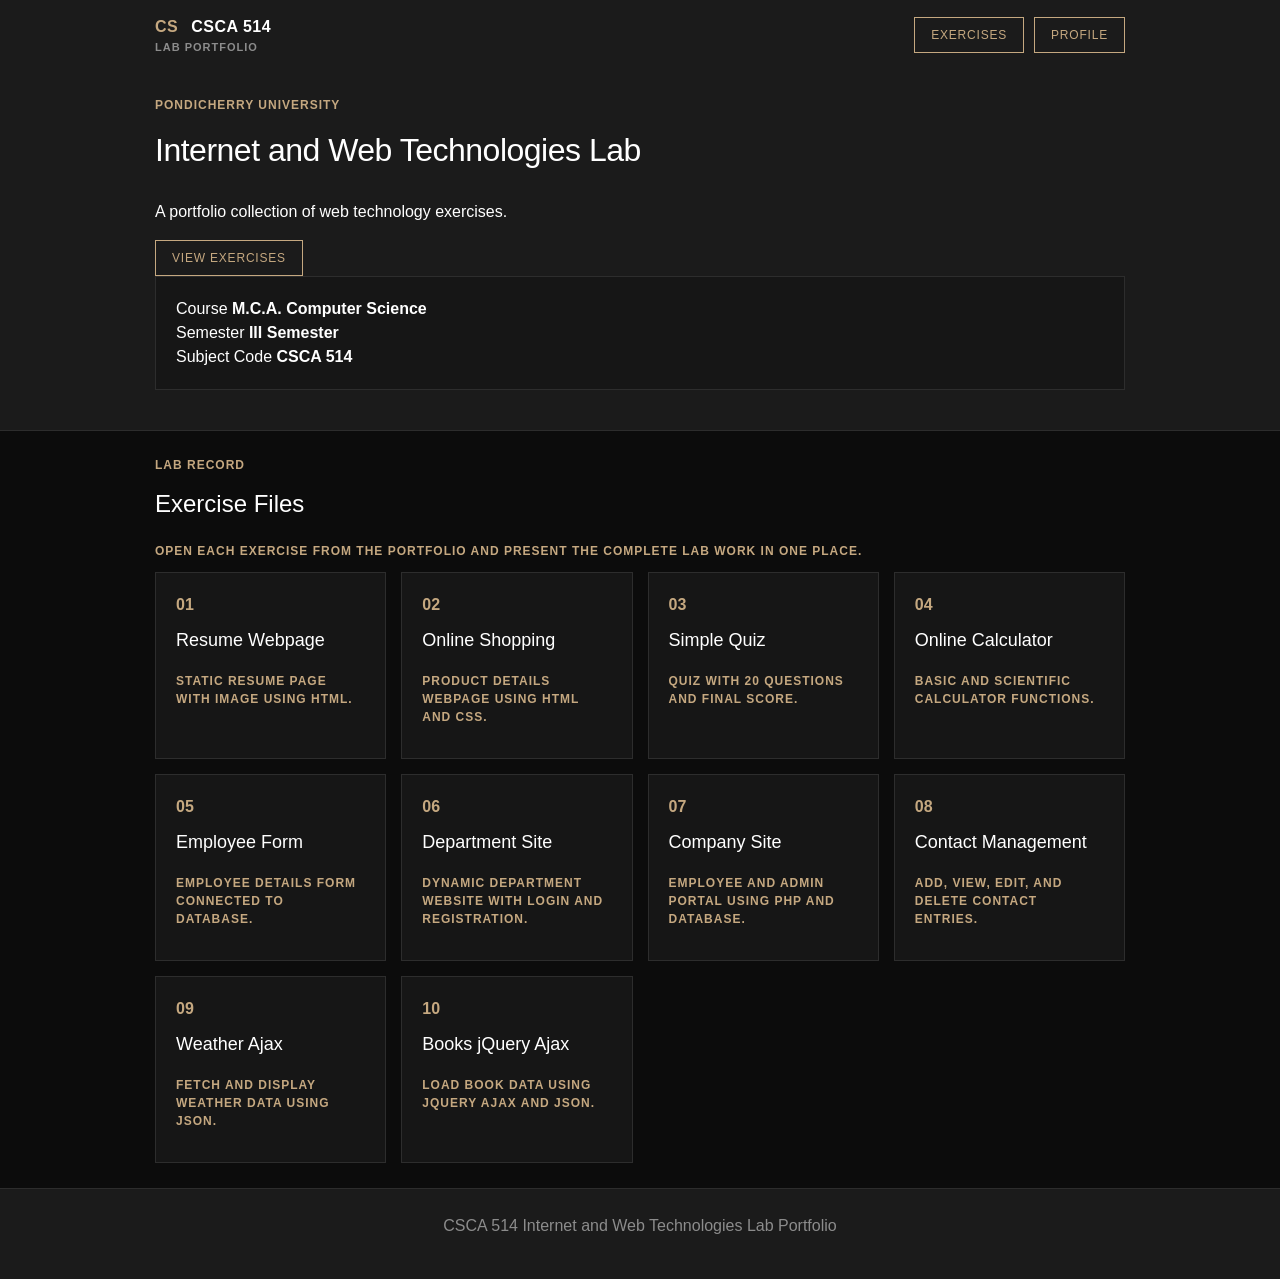
<file: index.html>
<!DOCTYPE html>
<html lang="en">

<head>
  <meta charset="UTF-8">
  <meta name="viewport" content="width=device-width, initial-scale=1.0">
  <title>Internet and Web Technologies Lab Portfolio</title>
  <link rel="stylesheet" href="assets/css/style.css">
</head>

<body>
  <header class="site-header">
    <nav class="top-nav" aria-label="Main navigation">
      <a class="brand" href="index.html">
        <span class="brand-mark">CS</span>
        <span>
          <strong>CSCA 514</strong>
          <small>Lab Portfolio</small>
        </span>
      </a>
      <div class="nav-actions">
        <a href="#exercises">Exercises</a>
        <a href="#profile">Profile</a>
      </div>
    </nav>

    <section class="hero" id="profile">
      <div class="hero-copy">
        <p class="eyebrow">Pondicherry University</p>
        <h1>Internet and Web Technologies Lab</h1>
        <p>
          A portfolio collection of web technology exercises.
        </p>
        <a class="primary-button" href="#exercises">View Exercises</a>
      </div>
      <div class="hero-panel" aria-label="Student details">
        <div>
          <span>Course</span>
          <strong>M.C.A. Computer Science</strong>
        </div>
        <div>
          <span>Semester</span>
          <strong>III Semester</strong>
        </div>
        <div>
          <span>Subject Code</span>
          <strong>CSCA 514</strong>
        </div>
      </div>
    </section>
  </header>

  <main>
    <section class="section-heading" id="exercises">
      <p class="eyebrow">Lab Record</p>
      <h2>Exercise Files</h2>
      <p>Open each exercise from the portfolio and present the complete lab work in one place.</p>
    </section>


    <section class="exercise-grid" aria-label="Exercise list">
      <a class="exercise-card" href="exercises/01-resume/index.html">
        <span class="exercise-icon">01</span>
        <h3>Resume Webpage</h3>
        <p>Static resume page with image using HTML.</p>
      </a>

      <a class="exercise-card" href="exercises/02-shopping/index.html">
        <span class="exercise-icon">02</span>
        <h3>Online Shopping</h3>
        <p>Product details webpage using HTML and CSS.</p>
      </a>

      <a class="exercise-card" href="exercises/03-quiz/index.html">
        <span class="exercise-icon">03</span>
        <h3>Simple Quiz</h3>
        <p>Quiz with 20 questions and final score.</p>
      </a>

      <a class="exercise-card" href="exercises/04-calculator/index.html">
        <span class="exercise-icon">04</span>
        <h3>Online Calculator</h3>
        <p>Basic and scientific calculator functions.</p>
      </a>

      <a class="exercise-card" href="https://pratyush-portfolio.infinityfreeapp.com/exercises/05-employee-form/index.php">
        <!-- This is commented as githu can't open php files from its localhoast so the following link will direct it to InfinityFree-->
        <!--<a class="exercise-card" href="http://pratyush-portfolio.infinityfreeapp.com/exercises/05-employee-form/index.php" target="_blank">-->
        <span class="exercise-icon">05</span>
        <h3>Employee Form</h3>
        <p>Employee details form connected to database.</p>
      </a>

      <a class="exercise-card" href="https://pratyush-portfolio.infinityfreeapp.com/exercises/06-department-site/index.php">
        <!-- This is commented as githu can't open php files from its localhoast so the following link will direct it to InfinityFree-->
        <!--<a class="exercise-card" href="http://pratyush-portfolio.infinityfreeapp.com/exercises/06-department-site/index.php" target="_blank">-->
        <span class="exercise-icon">06</span>
        <h3>Department Site</h3>
        <p>Dynamic department website with login and registration.</p>
      </a>

      <a class="exercise-card" href="https://pratyush-portfolio.infinityfreeapp.com/exercises/07-company-site/index.php">
        <span class="exercise-icon">07</span>
        <h3>Company Site</h3>
        <p>Employee and admin portal using PHP and database.</p>
      </a>

      <a class="exercise-card" href="https://pratyush-portfolio.infinityfreeapp.com/exercises/08-contact-management/index.php">
        <span class="exercise-icon">08</span>
        <h3>Contact Management</h3>
        <p>Add, view, edit, and delete contact entries.</p>
      </a>

      <a class="exercise-card" href="exercises/09-weather-ajax/index.html">
        <span class="exercise-icon">09</span>
        <h3>Weather Ajax</h3>
        <p>Fetch and display weather data using JSON.</p>
      </a>

      <a class="exercise-card" href="exercises/10-books-jquery/index.html">
        <span class="exercise-icon">10</span>
        <h3>Books jQuery Ajax</h3>
        <p>Load book data using jQuery Ajax and JSON.</p>
      </a>
    </section>
  </main>

  <footer class="site-footer">
    <p>CSCA 514 Internet and Web Technologies Lab Portfolio</p>
  </footer>

  <script src="assets/js/main.js"></script>
</body>

</html>
</file>
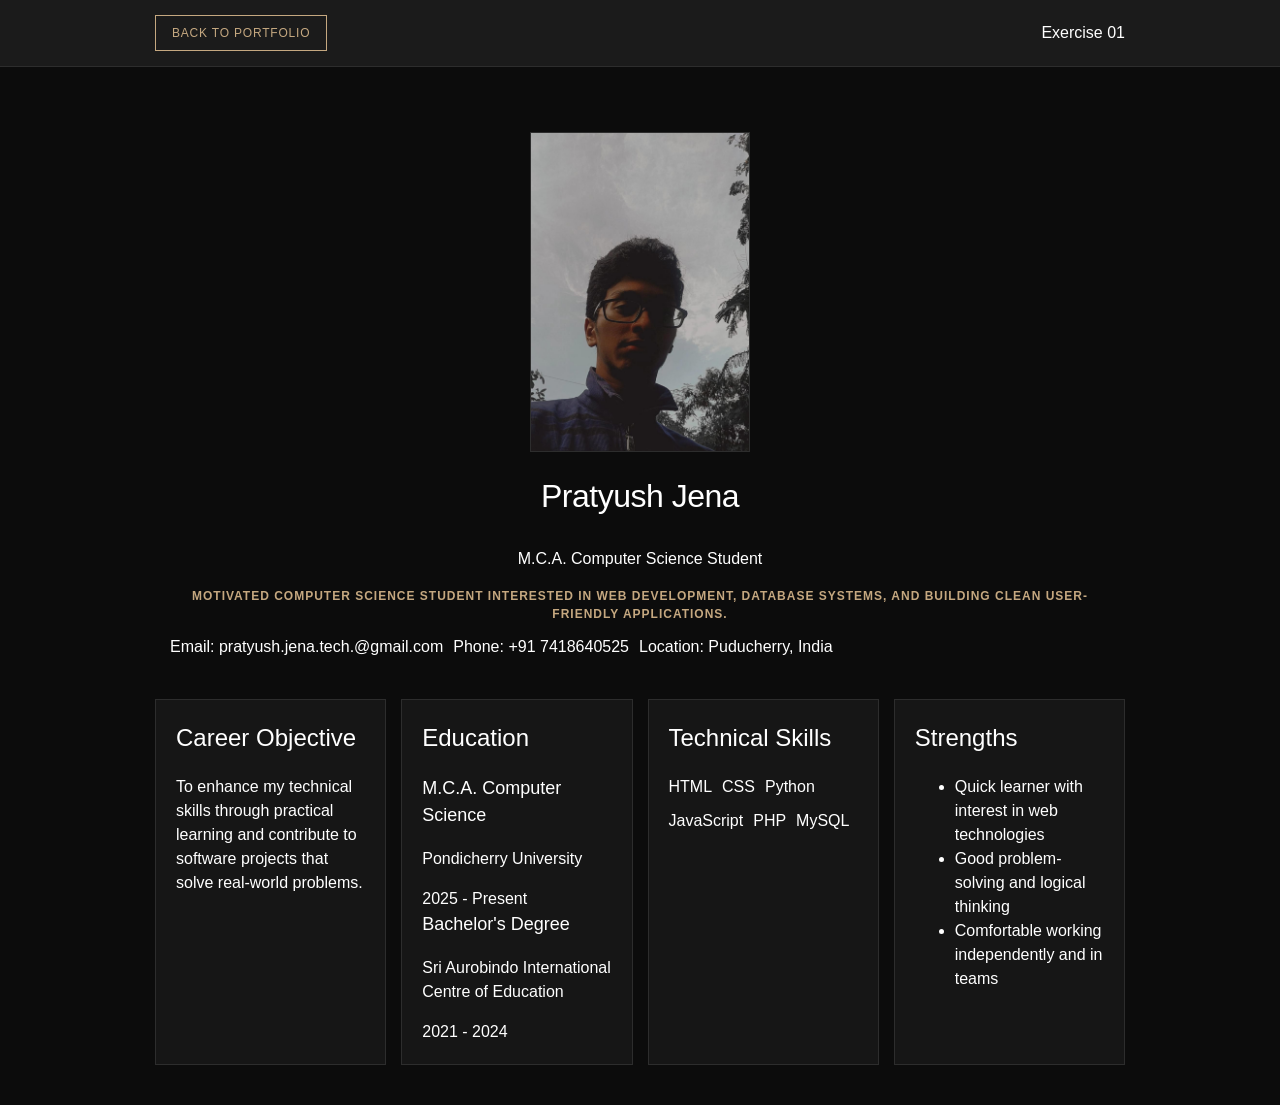
<file: exercises/01-resume/index.html>
<!DOCTYPE html>
<html lang="en">

<head>
  <meta charset="UTF-8">
  <meta name="viewport" content="width=device-width, initial-scale=1.0">
  <title>Exercise 01 - Resume Webpage</title>
  <link rel="stylesheet" href="../../assets/css/style.css">
</head>

<body>
  <header class="resume-header">
    <nav class="resume-nav">
      <a class="back-link" href="../../index.html">Back to portfolio</a>
      <span>Exercise 01</span>
    </nav>
  </header>

  <main class="resume-page">
    <section class="resume-hero">
      <div class="resume-photo">
        <img src="resume.jpg" alt="Dummy profile image">
      </div>
      <div>
        <h1>Pratyush Jena</h1>
        <p class="resume-role">M.C.A. Computer Science Student</p>
        <p class="resume-summary">
          Motivated computer science student interested in web development,
          database systems, and building clean user-friendly applications.
        </p>
        <div class="resume-contact">
          <span>Email: pratyush.jena.tech.@gmail.com</span>
          <span>Phone: +91 7418640525</span>
          <span>Location: Puducherry, India</span>
        </div>
      </div>
    </section>

    <section class="resume-grid">
      <article class="resume-section">
        <h2>Career Objective</h2>
        <p>
          To enhance my technical skills through practical learning and contribute
          to software projects that solve real-world problems.
        </p>
      </article>

      <article class="resume-section">
        <h2>Education</h2>
        <div class="timeline-item">
          <h3>M.C.A. Computer Science</h3>
          <p>Pondicherry University</p>
          <span>2025 - Present</span>
        </div>
        <div class="timeline-item">
          <h3>Bachelor's Degree</h3>
          <p>Sri Aurobindo International Centre of Education</p>
          <span>2021 - 2024</span>
        </div>
      </article>

      <article class="resume-section">
        <h2>Technical Skills</h2>
        <div class="skill-list">
          <span>HTML</span>
          <span>CSS</span>
          <span>Python</span>
          <span>JavaScript</span>
          <span>PHP</span>
          <span>MySQL</span>
        </div>
      </article>

      <article class="resume-section">
        <h2>Strengths</h2>
        <ul>
          <li>Quick learner with interest in web technologies</li>
          <li>Good problem-solving and logical thinking</li>
          <li>Comfortable working independently and in teams</li>
        </ul>
      </article>
    </section>
  </main>
</body>

</html>
</file>
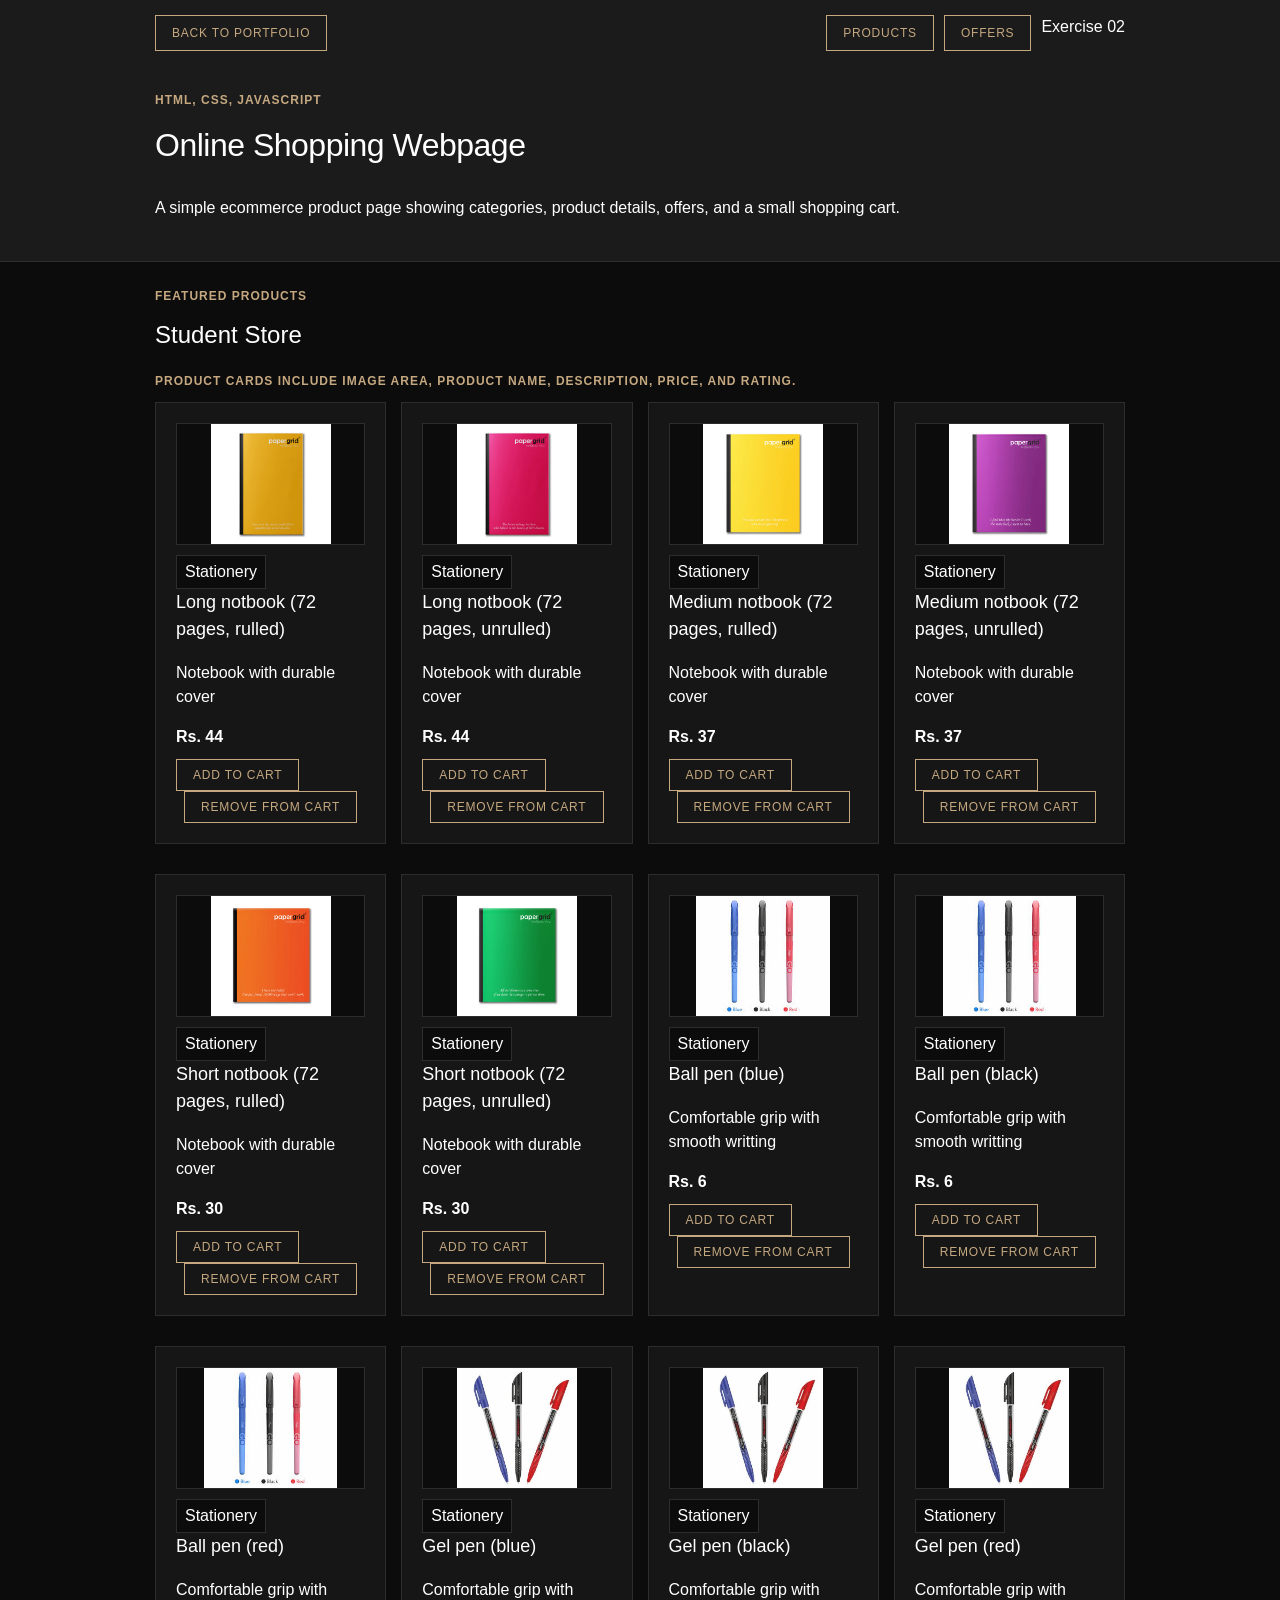
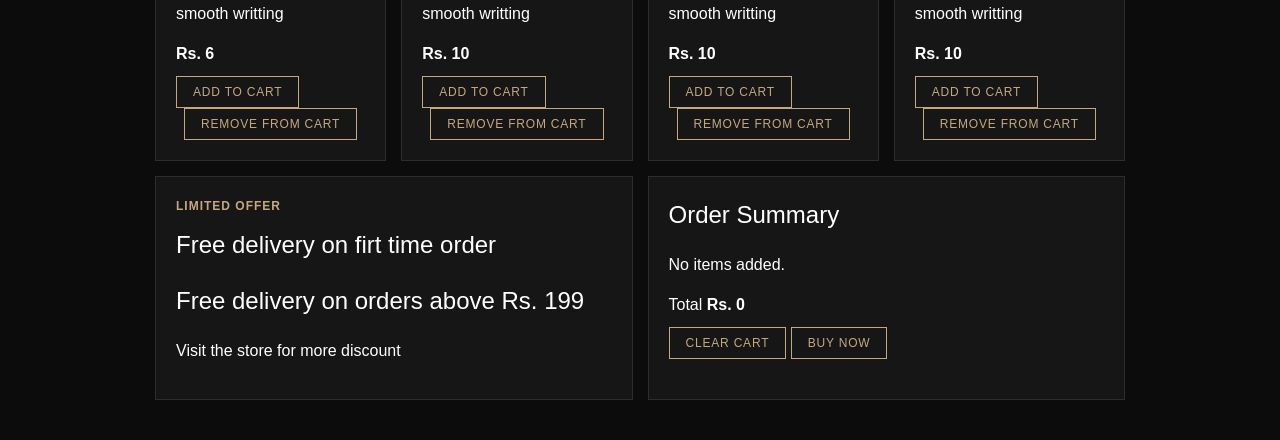
<file: exercises/02-shopping/index.html>
<!DOCTYPE html>
<html lang="en">
<head>
  <meta charset="UTF-8">
  <meta name="viewport" content="width=device-width, initial-scale=1.0">
  <title>Exercise 02 - Online Shopping</title>
  <link rel="stylesheet" href="../../assets/css/style.css">
</head>
<body>
  <header class="shop-header">
    <nav class="shop-nav">
      <a class="back-link" href="../../index.html">Back to portfolio</a>
      <div class="nav-actions">
        <div class="shop-links">
          <a href="#products">Products</a>
          <a href="#offers">Offers</a>
        </div>
        <span>Exercise 02</span>
      </div>
    </nav>

    <section class="shop-hero">
      <div>
        <p class="eyebrow">HTML, CSS, JavaScript</p>
        <h1>Online Shopping Webpage</h1>
        <p>
          A simple ecommerce product page showing categories, product details,
          offers, and a small shopping cart.
        </p>
      </div>
    </section>
  </header>

  <main class="shop-page">

    <section class="section-heading" id="products">
      <p class="eyebrow">Featured Products</p>
      <h2>Student Store</h2>
      <p>Product cards include image area, product name, description, price, and rating.</p>
    </section>

    
    <section class="product-grid">


      <article class="product-card">
        <div class="product-image"><img src="images/ln0.jpg.webp" alt="Notebook"></div>
        <div class="product-content">
          <span class="product-tag">Stationery</span>
          <h3>Long notbook (72 pages, rulled)</h3>
          <p>Notebook with durable cover</p>
          <div class="product-meta">
            <strong>Rs. 44</strong>
          </div>
          <button class="cart-button" type="button" data-name="Long notebook (72 pages, ruled)" data-price="44">Add to Cart</button>
        </div>
      </article>

      <article class="product-card">
        <div class="product-image"><img src="images/ln1.jpg.webp" alt="Notebook"></div>
        <div class="product-content">
          <span class="product-tag">Stationery</span>
          <h3>Long notbook (72 pages, unrulled)</h3>
          <p>Notebook with durable cover</p>
          <div class="product-meta">
            <strong>Rs. 44</strong>
          </div>
          <button class="cart-button" type="button" data-name="Long notebook (72 pages, unruled)" data-price="44">Add to Cart</button>
        </div>
      </article>
  
      <article class="product-card">
        <div class="product-image"><img src="images/mn0.jpg.webp" alt="Notebook"></div>
        <div class="product-content">
          <span class="product-tag">Stationery</span>
          <h3>Medium notbook (72 pages, rulled)</h3>
          <p>Notebook with durable cover</p>
          <div class="product-meta">
            <strong>Rs. 37</strong>
          </div>
          <button class="cart-button" type="button" data-name="Medium notebook (72 pages, ruled)" data-price="37">Add to Cart</button>
        </div>
      </article>

      <article class="product-card">
        <div class="product-image"><img src="images/mn1.jpg.webp" alt="Notebook"></div>
        <div class="product-content">
          <span class="product-tag">Stationery</span>
          <h3>Medium notbook (72 pages, unrulled)</h3>
          <p>Notebook with durable cover</p>
          <div class="product-meta">
            <strong>Rs. 37</strong>
          </div>
          <button class="cart-button" type="button" data-name="Medium notebook (72 pages, unruled)" data-price="37">Add to Cart</button>
        </div>
      </article>

      <article class="product-card">
        <div class="product-image"><img src="images/sn0.jpg.webp" alt="Notebook"></div>
        <div class="product-content">
          <span class="product-tag">Stationery</span>
          <h3>Short notbook (72 pages, rulled)</h3>
          <p>Notebook with durable cover</p>
          <div class="product-meta">
            <strong>Rs. 30</strong>
          </div>
          <button class="cart-button" type="button" data-name="Short notebook (72 pages, ruled)" data-price="30">Add to Cart</button>
        </div>
      </article>

      <article class="product-card">
        <div class="product-image"><img src="images/sn1.jpg.webp" alt="Notebook"></div>
        <div class="product-content">
          <span class="product-tag">Stationery</span>
          <h3>Short notbook (72 pages, unrulled)</h3>
          <p>Notebook with durable cover</p>
          <div class="product-meta">
            <strong>Rs. 30</strong>
          </div>
          <button class="cart-button" type="button" data-name="Short notebook (72 pages, unruled)" data-price="30">Add to Cart</button>
        </div>
      </article>
  
      <article class="product-card">
        <div class="product-image"><img src="images/ballpen.jpeg" alt="Pen"></div>
        <div class="product-content">
          <span class="product-tag">Stationery</span>
          <h3>Ball pen (blue)</h3>
          <p>Comfortable grip with smooth writting</p>
          <div class="product-meta">
            <strong>Rs. 6</strong>
          </div>
          <button class="cart-button" type="button" data-name="Ball pen (blue)" data-price="6">Add to Cart</button>
        </div>
      </article>

      <article class="product-card">
        <div class="product-image"><img src="images/ballpen.jpeg" alt="Pen"></div>
        <div class="product-content">
          <span class="product-tag">Stationery</span>
          <h3>Ball pen (black)</h3>
          <p>Comfortable grip with smooth writting</p>
          <div class="product-meta">
            <strong>Rs. 6</strong>
          </div>
          <button class="cart-button" type="button" data-name="Ball pen (black)" data-price="6">Add to Cart</button>
        </div>
      </article>

      <article class="product-card">
        <div class="product-image"><img src="images/ballpen.jpeg" alt="Pen"></div>
        <div class="product-content">
          <span class="product-tag">Stationery</span>
          <h3>Ball pen (red)</h3>
          <p>Comfortable grip with smooth writting</p>
          <div class="product-meta">
            <strong>Rs. 6</strong>
          </div>
          <button class="cart-button" type="button" data-name="Ball pen (red)" data-price="6">Add to Cart</button>
        </div>
      </article>

      <article class="product-card">
        <div class="product-image"><img src="images/gellpen.jpeg" alt="Pen"></div>
        <div class="product-content">
          <span class="product-tag">Stationery</span>
          <h3>Gel pen (blue)</h3>
          <p>Comfortable grip with smooth writting</p>
          <div class="product-meta">
            <strong>Rs. 10</strong>
          </div>
          <button class="cart-button" type="button" data-name="Gel pen (blue)" data-price="10">Add to Cart</button>
        </div>
      </article>

      <article class="product-card">
        <div class="product-image"><img src="images/gellpen.jpeg" alt="Pen"></div>
        <div class="product-content">
          <span class="product-tag">Stationery</span>
          <h3>Gel pen (black)</h3>
          <p>Comfortable grip with smooth writting</p>
          <div class="product-meta">
            <strong>Rs. 10</strong>
          </div>
          <button class="cart-button" type="button" data-name="Gel pen (black)" data-price="10">Add to Cart</button>
        </div>
      </article>

      <article class="product-card">
        <div class="product-image"><img src="images/gellpen.jpeg" alt="Pen"></div>
        <div class="product-content">
          <span class="product-tag">Stationery</span>
          <h3>Gel pen (red)</h3>
          <p>Comfortable grip with smooth writting</p>
          <div class="product-meta">
            <strong>Rs. 10</strong>
          </div>
          <button class="cart-button" type="button" data-name="Gel pen (red)" data-price="10">Add to Cart</button>
        </div>
      </article>

    </section>

    <section class="shop-bottom" id="offers">
      <article class="offer-panel">
        <p class="eyebrow">Limited Offer</p>
        <h2>Free delivery on firt time order</h2>
        <h2>Free delivery on orders above Rs. 199</h2>
        <p>Visit the store for more discount</p>
      </article>

      <aside class="cart-panel" id="cart">
        <h2>Order Summary</h2>
        <div id="cartItems" class="cart-items">
          <p>No items added.</p>
        </div>
        <div class="cart-total">
          <span>Total</span>
          <strong id="cartTotal">Rs. 0</strong>
        </div>
        <button class="primary-button" type="button" id="clearCart">Clear Cart</button>
        <button class="primary-button buy-button" type="button" id="buyNow">Buy Now</button>
        <p class="order-message" id="orderMessage" aria-live="polite"></p>
      </aside>
    </section>
  </main>
  <script src="script.js"></script>
</body>
</html>
</file>
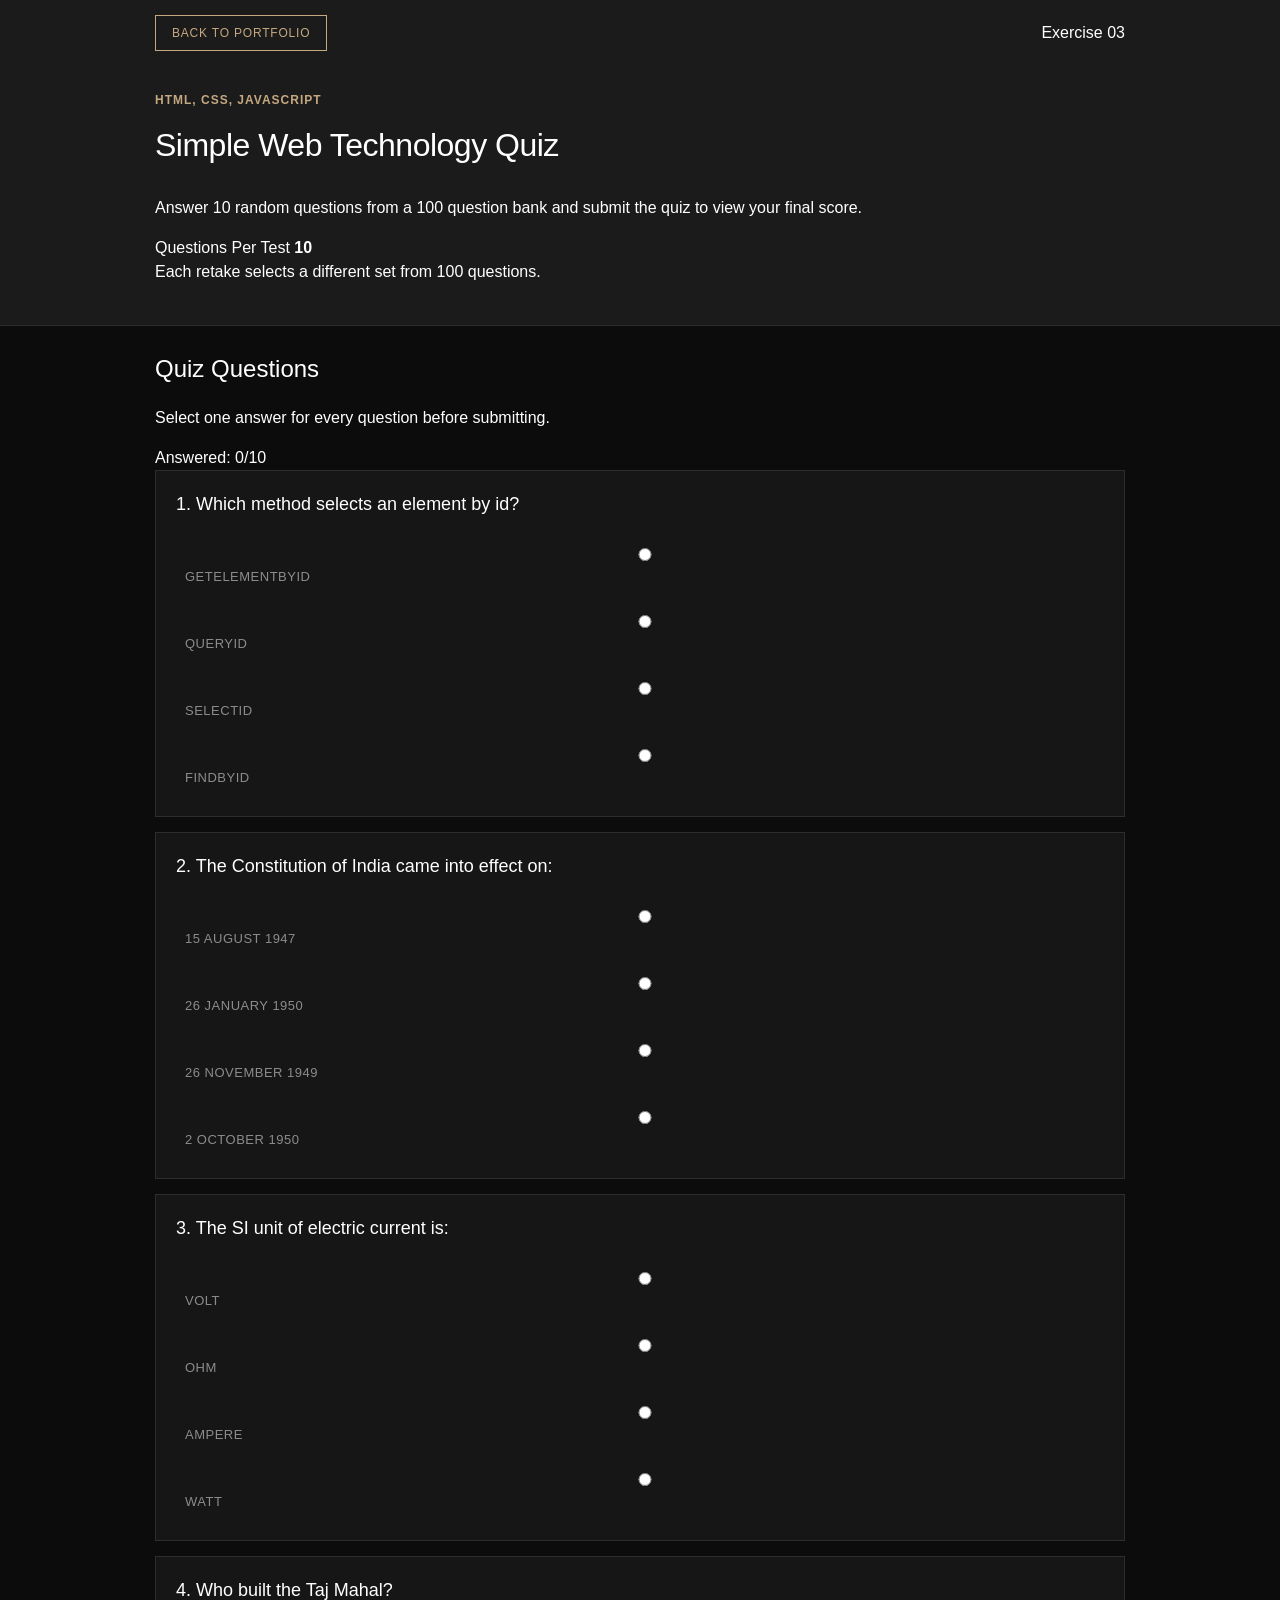
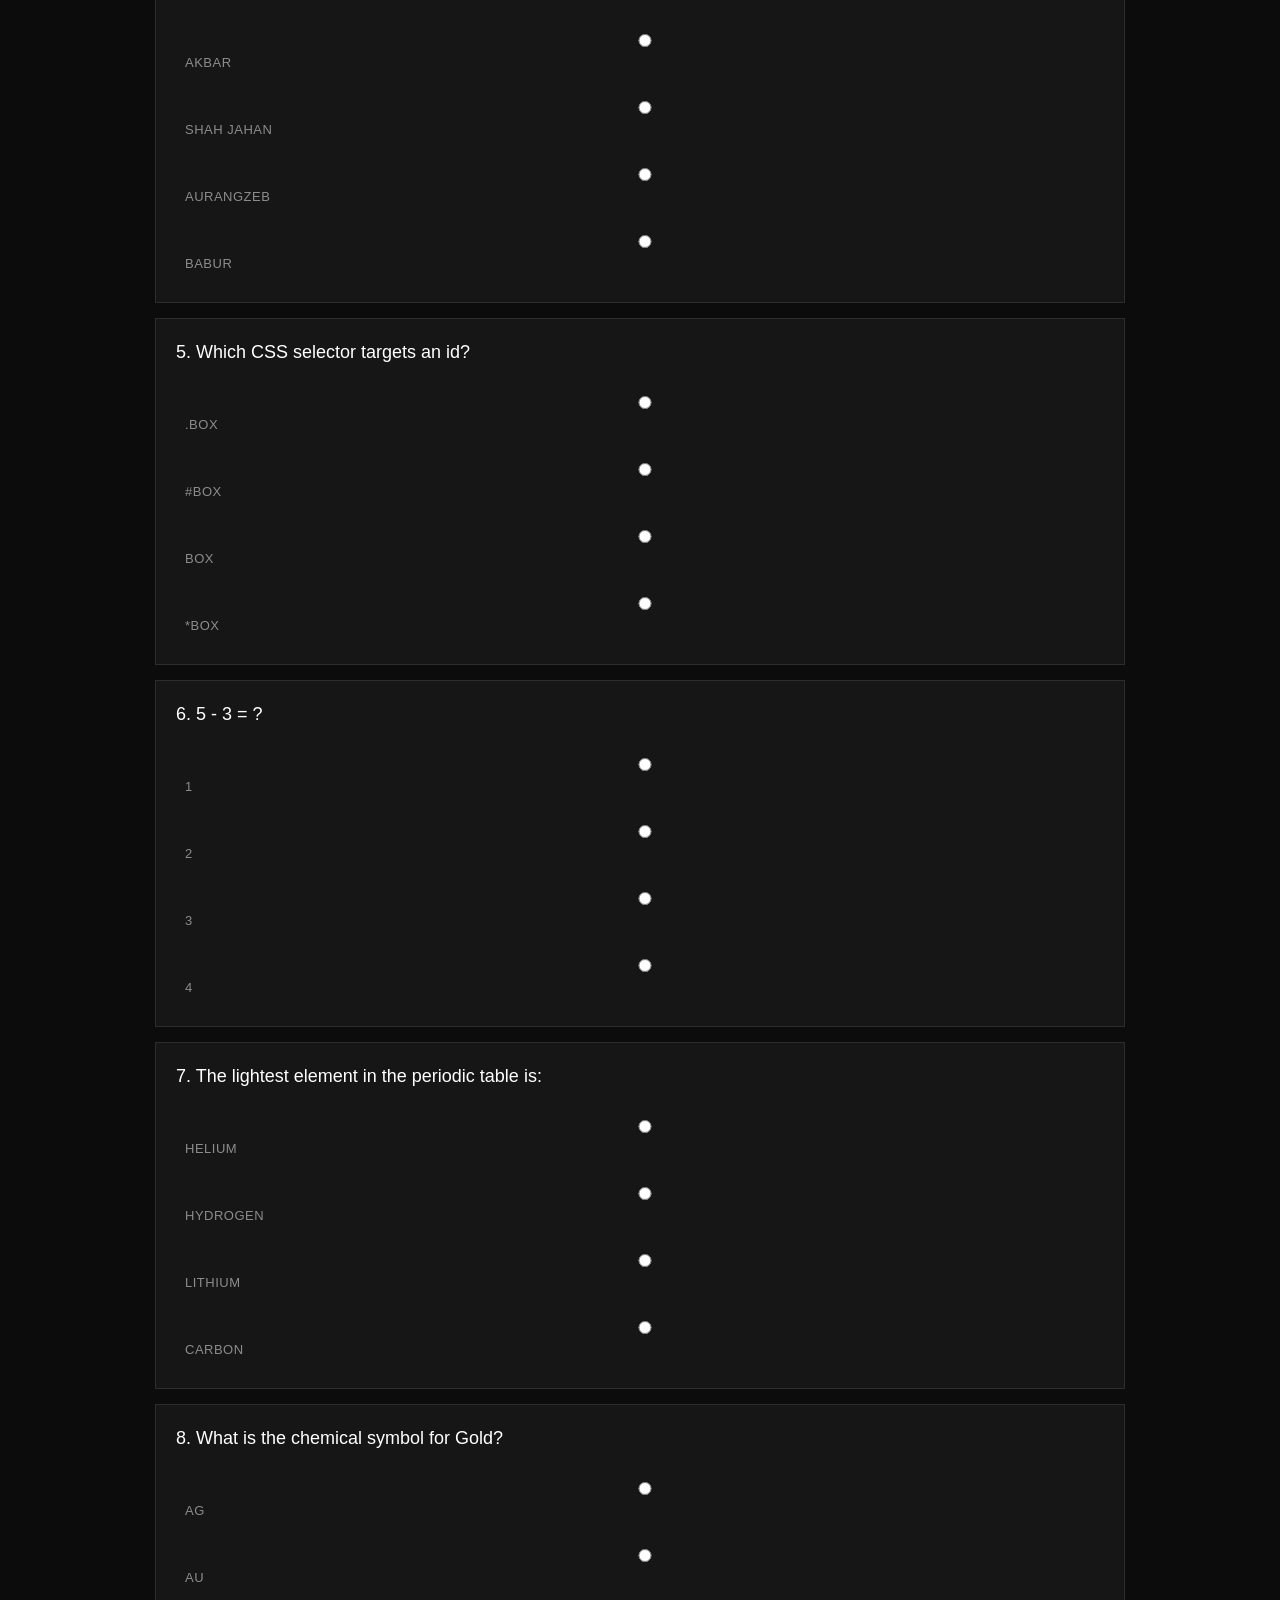
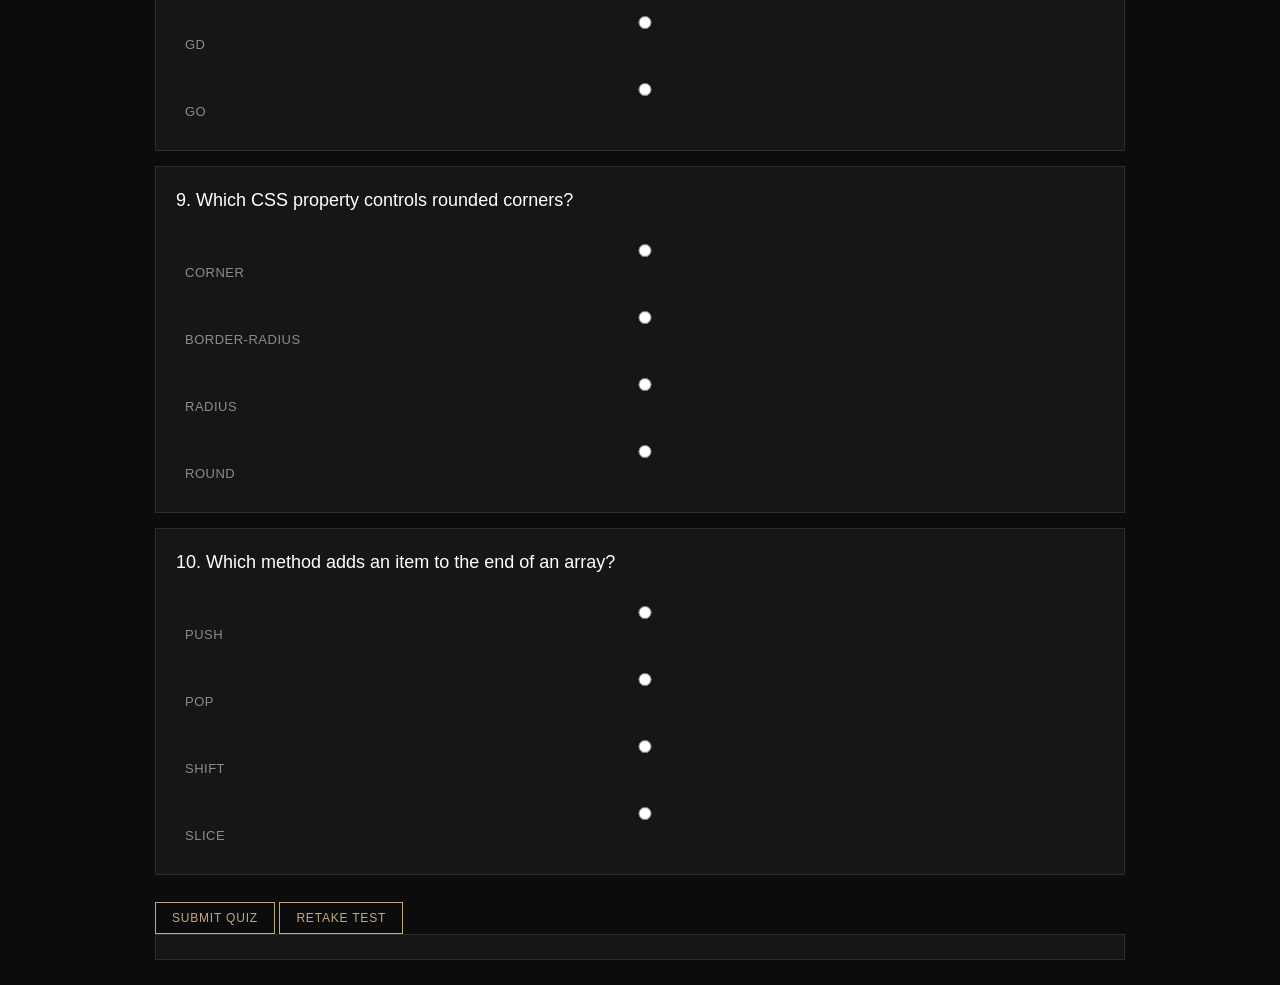
<file: exercises/03-quiz/index.html>
<!DOCTYPE html>
<html lang="en">
<head>
  <meta charset="UTF-8">
  <meta name="viewport" content="width=device-width, initial-scale=1.0">
  <title>Exercise 03 - Simple Quiz</title>
  <link rel="stylesheet" href="../../assets/css/style.css">
</head>
<body>
  <header class="quiz-header">
    <nav class="shop-nav">
      <a class="back-link" href="../../index.html">Back to portfolio</a>
      <span>Exercise 03</span>
    </nav>
    <section class="quiz-hero">
      <div>
        <p class="eyebrow">HTML, CSS, JavaScript</p>
        <h1>Simple Web Technology Quiz</h1>
        <p>Answer 10 random questions from a 100 question bank and submit the quiz to view your final score.</p>
      </div>
      <aside class="quiz-score-card">
        <span>Questions Per Test</span>
        <strong>10</strong>
        <p>Each retake selects a different set from 100 questions.</p>
      </aside>
    </section>
  </header>

  <main class="quiz-page">
    <section class="quiz-toolbar">
      <div>
        <h2>Quiz Questions</h2>
        <p>Select one answer for every question before submitting.</p>
      </div>
      <div class="quiz-progress" id="quizProgress">Answered: 0/10</div>
    </section>

    <form class="quiz-form" id="quizForm">
      <div class="quiz-list" id="quizList"></div>
      <section class="quiz-actions">
        <button class="cart-button" type="submit">Submit Quiz</button>
        <button class="secondary-button" type="button" id="resetQuiz">Retake Test</button>
      </section>
    </form>

    <section class="quiz-result" id="quizResult" aria-live="polite"></section>
  </main>
  <script src="script.js"></script>
</body>
</html>
</file>
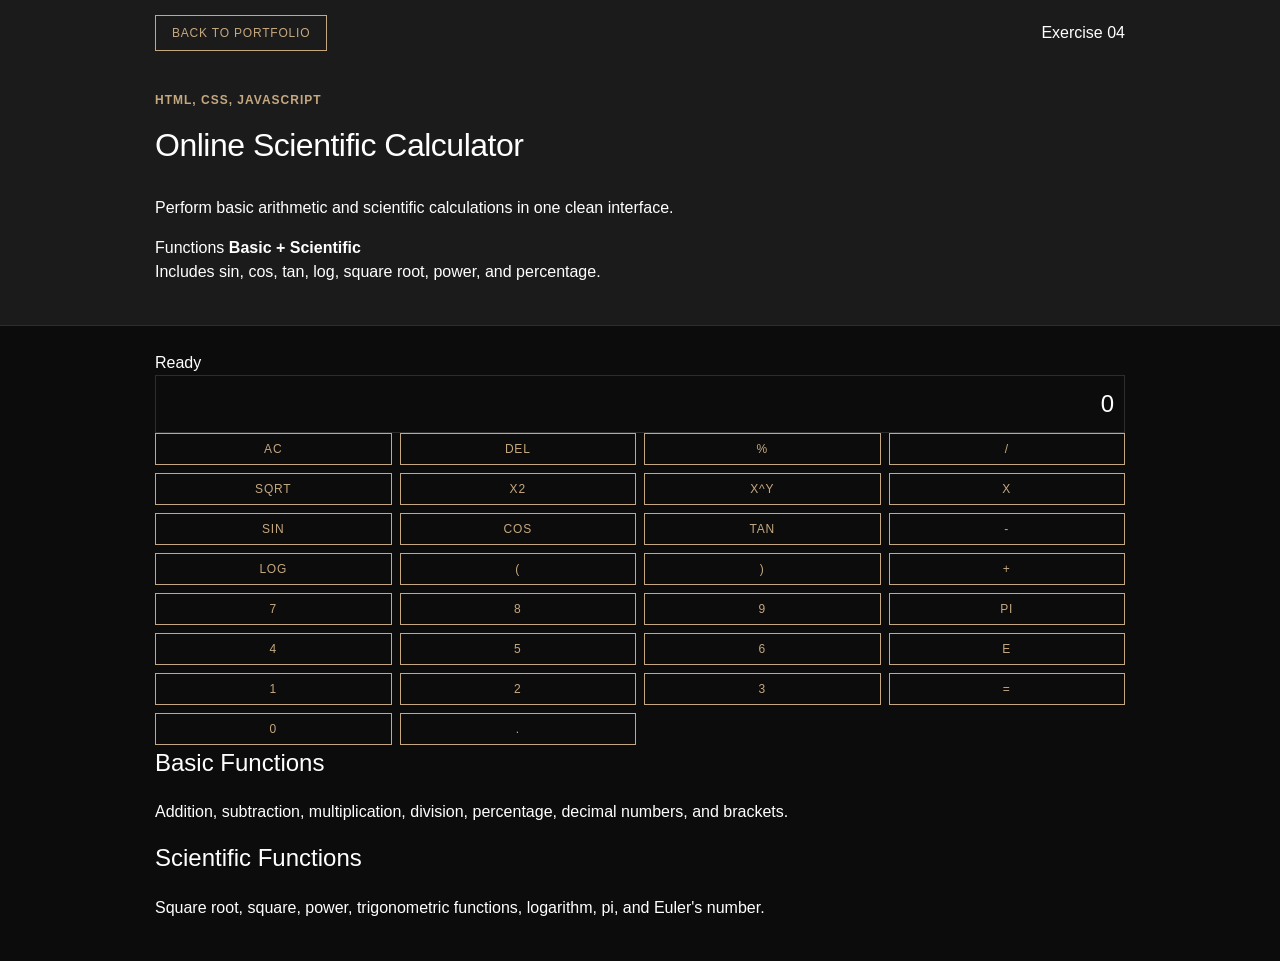
<file: exercises/04-calculator/index.html>
<!DOCTYPE html>
<html lang="en">
<head>
  <meta charset="UTF-8">
  <meta name="viewport" content="width=device-width, initial-scale=1.0">
  <title>Exercise 04 - Online Calculator</title>
  <link rel="stylesheet" href="../../assets/css/style.css">
</head>
<body>
  <header class="calculator-header">
    <nav class="calculator-nav">
      <a class="back-link" href="../../index.html">Back to portfolio</a>
      <span>Exercise 04</span>
    </nav>
    <section class="calculator-hero">
      <div>
        <p class="eyebrow">HTML, CSS, JavaScript</p>
        <h1>Online Scientific Calculator</h1>
        <p>Perform basic arithmetic and scientific calculations in one clean interface.</p>
      </div>
      <aside class="calculator-feature-card">
        <span>Functions</span>
        <strong>Basic + Scientific</strong>
        <p>Includes sin, cos, tan, log, square root, power, and percentage.</p>
      </aside>
    </section>
  </header>

  <main class="calculator-page">
    <section class="calculator-shell" aria-label="Calculator">
      <div class="calculator-display">
        <div class="calculator-history" id="history">Ready</div>
        <input type="text" id="display" value="0" aria-label="Calculator display" readonly>
      </div>

      <div class="calculator-keys">
        <button type="button" data-action="clear" class="danger">AC</button>
        <button type="button" data-action="delete">DEL</button>
        <button type="button" data-action="percent">%</button>
        <button type="button" data-value="/" class="operator">/</button>

        <button type="button" data-action="sqrt">sqrt</button>
        <button type="button" data-action="square">x2</button>
        <button type="button" data-action="power">x^y</button>
        <button type="button" data-value="*" class="operator">x</button>

        <button type="button" data-action="sin">sin</button>
        <button type="button" data-action="cos">cos</button>
        <button type="button" data-action="tan">tan</button>
        <button type="button" data-value="-" class="operator">-</button>

        <button type="button" data-action="log">log</button>
        <button type="button" data-value="(">(</button>
        <button type="button" data-value=")">)</button>
        <button type="button" data-value="+" class="operator">+</button>

        <button type="button" data-value="7">7</button>
        <button type="button" data-value="8">8</button>
        <button type="button" data-value="9">9</button>
        <button type="button" data-action="pi">pi</button>

        <button type="button" data-value="4">4</button>
        <button type="button" data-value="5">5</button>
        <button type="button" data-value="6">6</button>
        <button type="button" data-action="e">e</button>

        <button type="button" data-value="1">1</button>
        <button type="button" data-value="2">2</button>
        <button type="button" data-value="3">3</button>
        <button type="button" data-action="equals" class="equals">=</button>

        <button type="button" data-value="0" class="zero">0</button>
        <button type="button" data-value=".">.</button>
      </div>
    </section>

    <section class="calculator-notes">
      <article>
        <h2>Basic Functions</h2>
        <p>Addition, subtraction, multiplication, division, percentage, decimal numbers, and brackets.</p>
      </article>
      <article>
        <h2>Scientific Functions</h2>
        <p>Square root, square, power, trigonometric functions, logarithm, pi, and Euler's number.</p>
      </article>
    </section>
  </main>
  <script src="script.js"></script>
</body>
</html>
</file>
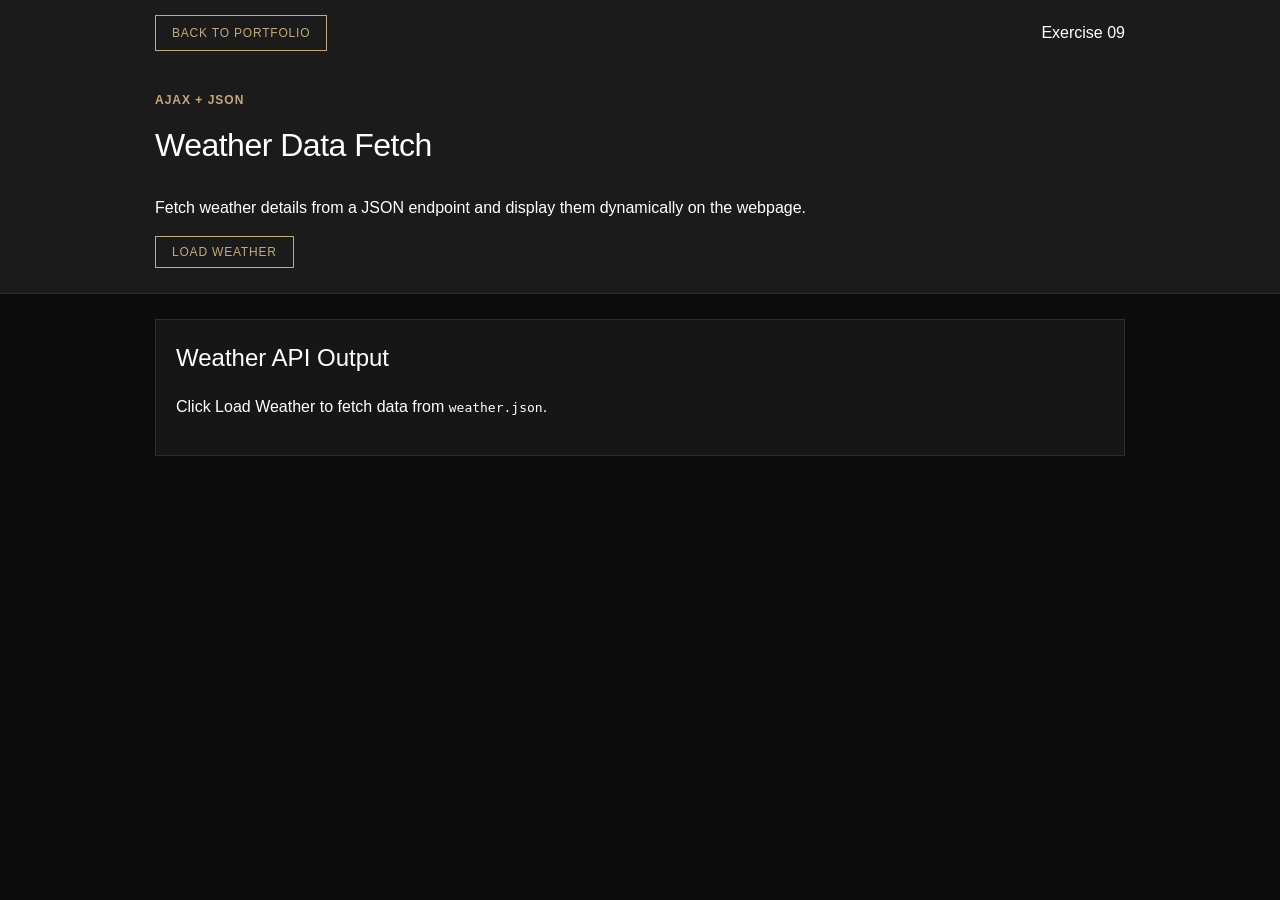
<file: exercises/09-weather-ajax/index.html>
<!DOCTYPE html>
<html lang="en">
<head>
  <meta charset="UTF-8">
  <meta name="viewport" content="width=device-width, initial-scale=1.0">
  <title>Exercise 09 - Weather Ajax</title>
  <link rel="stylesheet" href="../../assets/css/style.css">
</head>
<body>
  <header class="app-header">
    <nav class="resume-nav">
      <a class="back-link" href="../../index.html">Back to portfolio</a>
      <span>Exercise 09</span>
    </nav>
    <section class="app-hero">
      <div>
        <p class="eyebrow">Ajax + JSON</p>
        <h1>Weather Data Fetch</h1>
        <p>Fetch weather details from a JSON endpoint and display them dynamically on the webpage.</p>
      </div>
      <button class="primary-button button-reset" id="loadWeather" type="button">Load Weather</button>
    </section>
  </header>

  <main class="content-page">
    <section class="weather-grid" id="weatherGrid" aria-live="polite">
      <article class="form-panel wide-panel">
        <h2>Weather API Output</h2>
        <p class="muted-text">Click Load Weather to fetch data from <code>weather.json</code>.</p>
      </article>
    </section>
  </main>
  <script src="script.js"></script>
</body>
</html>
</file>
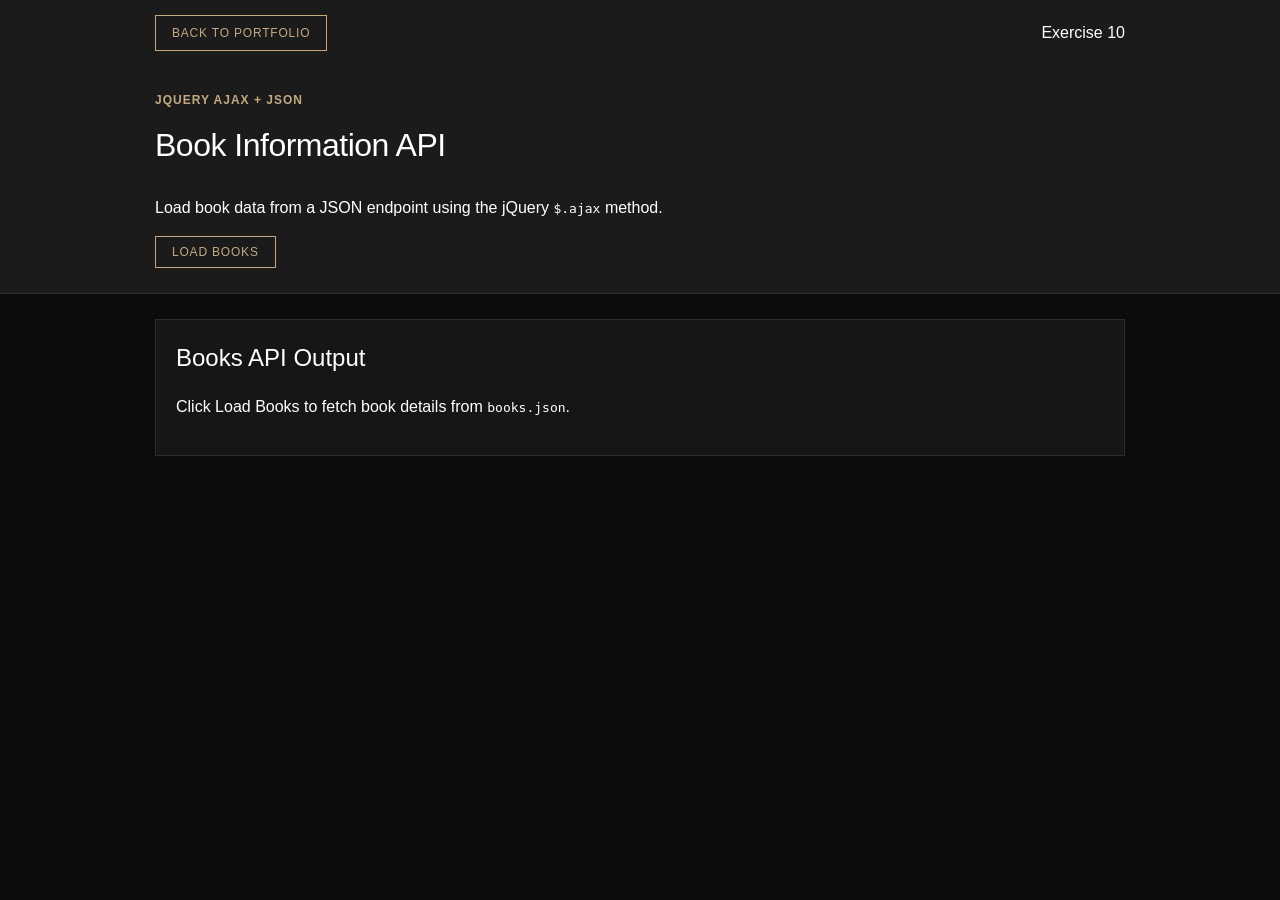
<file: exercises/10-books-jquery/index.html>
<!DOCTYPE html>
<html lang="en">
<head>
  <meta charset="UTF-8">
  <meta name="viewport" content="width=device-width, initial-scale=1.0">
  <title>Exercise 10 - Books jQuery Ajax</title>
  <link rel="stylesheet" href="../../assets/css/style.css">
</head>
<body>
  <header class="app-header">
    <nav class="resume-nav">
      <a class="back-link" href="../../index.html">Back to portfolio</a>
      <span>Exercise 10</span>
    </nav>
    <section class="app-hero">
      <div>
        <p class="eyebrow">jQuery Ajax + JSON</p>
        <h1>Book Information API</h1>
        <p>Load book data from a JSON endpoint using the jQuery <code>$.ajax</code> method.</p>
      </div>
      <button class="primary-button button-reset" id="loadBooks" type="button">Load Books</button>
    </section>
  </header>

  <main class="content-page">
    <section class="book-grid" id="bookGrid" aria-live="polite">
      <article class="form-panel wide-panel">
        <h2>Books API Output</h2>
        <p class="muted-text">Click Load Books to fetch book details from <code>books.json</code>.</p>
      </article>
    </section>
  </main>
  <script src="jquery-lite.js"></script>
  <script src="script.js"></script>
</body>
</html>
</file>
<file: assets/css/style.css>
:root {
  --bg-dark: #0c0c0c;
  /* Luxe deep black */
  --bg-surface: #161616;
  /* Dark graphite surface */
  --bg-header: #1b1b1b;
  /* Very dark gray header */
  --text-main: #ffffff;
  /* Pure crisp white */
  --text-muted: #8c8c8c;
  /* Posh silver-gray */
  --accent: #c5a880;
  /* Refined champagne gold */
  --accent-hover: #e5d4bc;
  /* Soft glow ivory gold */
  --border-color: #2d2d2d;
  /* Ultra-sharp subtle border */
}

* {
  box-sizing: border-box;
}

body {
  margin: 0;
  font-family: -apple-system, BlinkMacSystemFont, "Segoe UI", Roboto, sans-serif;
  color: var(--text-main);
  background: var(--bg-dark);
  line-height: 1.5;
}

a {
  color: var(--accent);
  text-decoration: none;
  transition: color 0.15s ease;
}

a:hover {
  color: var(--accent-hover);
  text-decoration: none;
}

header,
main,
footer,
section,
article {
  display: block;
}

.site-header,
.app-header,
.resume-header,
.shop-header,
.quiz-header,
.calculator-header {
  background: var(--bg-header);
  border-bottom: 1px solid var(--border-color);
}

.top-nav,
.resume-nav,
.shop-nav,
.quiz-nav,
.calculator-nav,
.site-mini-nav {
  max-width: 1000px;
  margin: 0 auto;
  padding: 15px;
  display: flex;
  justify-content: space-between;
  align-items: center;
  gap: 15px;
}

.brand,
.shop-brand {
  font-weight: bold;
  letter-spacing: 0.5px;
  color: var(--text-main);
}

.brand-mark {
  display: inline-block;
  margin-right: 8px;
  color: var(--accent);
}

.brand small {
  display: block;
  font-size: 11px;
  text-transform: uppercase;
  letter-spacing: 1px;
  color: var(--text-muted);
}

.nav-actions,
.shop-links,
.resume-contact,
.skill-list,
.table-actions {
  display: flex;
  flex-wrap: wrap;
  gap: 10px;
}

.hero,
.app-hero,
.shop-hero,
.resume-hero,
.quiz-hero,
.calculator-hero,
main {
  max-width: 1000px;
  margin: 0 auto;
  padding: 25px 15px;
}

.hero-panel,
.form-panel,
.table-panel,
.resume-section,
.placeholder-card,
.shop-summary,
.offer-panel,
.cart-panel,
.product-card,
.quiz-question,
.calculator,
.weather-card,
.book-card {
  background: var(--bg-surface);
  border: 1px solid var(--border-color);
  padding: 20px;
  margin-bottom: 15px;
}

h1,
h2,
h3,
p {
  margin-top: 0;
}

h1 {
  font-size: 32px;
  font-weight: 500;
  letter-spacing: -0.5px;
}

h2 {
  font-size: 24px;
  font-weight: 500;
}

h3 {
  font-size: 18px;
  font-weight: 500;
}

.eyebrow,
.section-heading p,
.exercise-card p,
.resume-summary,
.shop-summary p {
  color: var(--accent);
  text-transform: uppercase;
  font-size: 12px;
  letter-spacing: 1px;
  font-weight: 600;
}

.primary-button,
.cart-button,
.remove-button,
button,
.back-link,
.shop-links a,
.nav-actions a {
  display: inline-block;
  padding: 8px 16px;
  border: 1px solid var(--accent);
  background: transparent;
  color: var(--accent);
  font-weight: 500;
  text-transform: uppercase;
  font-size: 12px;
  letter-spacing: 0.8px;
  cursor: pointer;
  transition: all 0.15s ease;
}

.primary-button:hover,
.cart-button:hover,
.remove-button:hover,
button:hover,
.back-link:hover,
.shop-links a:hover,
.nav-actions a:hover {
  background: var(--accent);
  color: #0c0c0c;
}

.remove-button {
  margin-left: 8px;
}

.buy-button {
  margin-top: 10px;
}

.order-message {
  margin-top: 10px;
  font-weight: bold;
}

.quiz-option {
  padding: 8px;
  border: 1px solid transparent;
}

.quiz-option.correct-option {
  background: #1c3623;
  border-color: #247a2b;
  color: #d8f5d1;
}

.quiz-option.wrong-option {
  background: #3d1c1c;
  border-color: #9b1c1c;
  color: #ffd7d7;
}

.exercise-grid,
.product-grid,
.resume-grid,
.weather-grid,
.book-grid,
.dashboard-grid,
.crud-page,
.shop-bottom {
  display: grid;
  grid-template-columns: repeat(auto-fit, minmax(220px, 1fr));
  gap: 15px;
}

/* Make the employee table page disproportionate: form narrower, table wider */
.crud-page {
  grid-template-columns: 1fr 2fr;
}

@media (max-width: 700px) {
  .crud-page {
    grid-template-columns: 1fr;
  }
}

.exercise-card {
  display: block;
  background: var(--bg-surface);
  border: 1px solid var(--border-color);
  padding: 20px;
  color: var(--text-main);
  transition: border-color 0.15s ease;
}

.exercise-card:hover {
  border-color: var(--accent);
}

.exercise-icon {
  display: inline-block;
  margin-bottom: 10px;
  font-weight: bold;
  color: var(--accent);
}

.shop-categories span,
.product-tag,
.product-note {
  display: inline-block;
  padding: 4px 8px;
  border: 1px solid var(--border-color);
  background: var(--bg-dark);
}

.product-image {
  min-height: 90px;
  margin-bottom: 10px;
  border: 1px solid var(--border-color);
  background: var(--bg-dark);
}

.product-image img {
  display: block;
  width: 100%;
  height: 120px;
  object-fit: contain;
}

.product-meta {
  display: flex;
  justify-content: space-between;
  gap: 10px;
  margin-bottom: 10px;
}

.site-footer {
  padding: 25px 15px;
  text-align: center;
  background: var(--bg-header);
  border-top: 1px solid var(--border-color);
  color: var(--text-muted);
}

.resume-hero {
  display: flex;
  flex-direction: row-reverse;
  justify-content: space-between;
  align-items: center;
  gap: 30px;
  padding: 40px 15px;
}

@media (max-width: 1768px) {
  .resume-hero {
    flex-direction: column;
    text-align: center;
    gap: 20px;
  }
}

.resume-photo {
  width: 220px;
  height: 320px;
  border: 1px solid var(--border-color);
  overflow: hidden;
  flex-shrink: 0;
}

.resume-photo img {
  width: 100%;
  height: 100%;
  object-fit: cover;
  object-position: center top;
}

form {
  display: grid;
  gap: 12px;
}

label {
  display: grid;
  gap: 5px;
  font-size: 13px;
  text-transform: uppercase;
  letter-spacing: 0.5px;
  color: var(--text-muted);
}

input,
select,
textarea {
  width: 100%;
  padding: 10px;
  border: 1px solid var(--border-color);
  font: inherit;
  background: var(--bg-dark);
  color: var(--text-main);
  transition: border-color 0.15s ease;
}

input:focus,
select:focus,
textarea:focus {
  border-color: var(--accent);
  outline: none;
}

textarea {
  min-height: 90px;
}

/* ---- Table styling ---- */
.responsive-table {
  overflow-x: auto;
  width: 100%;
}

table {
  width: 100%;
  border-collapse: collapse;
  background: var(--bg-surface);
}

th,
td {
  padding: 10px 14px;
  border: 1px solid var(--border-color);
  text-align: left;
  color: var(--text-main);
  white-space: nowrap;
}

th {
  background: var(--bg-header);
  color: var(--accent);
  text-transform: uppercase;
  font-size: 12px;
  letter-spacing: 0.8px;
  font-weight: 600;
}

.status-message,
.quiz-result {
  padding: 12px;
  border: 1px solid var(--border-color);
  background: var(--bg-surface);
  color: var(--accent);
}

.warning-text,
.warning {
  color: #f87171;
}

.success {
  color: var(--accent);
}

.calculator-display input {
  font-size: 24px;
  text-align: right;
}

.calculator-keys {
  display: grid;
  grid-template-columns: repeat(4, 1fr);
  gap: 8px;
}

.quiz-options {
  display: grid;
  gap: 8px;
}

.quiz-option {
  display: block;
}

.placeholder-main,
.auth-page,
.content-page {
  max-width: 1000px;
  margin: 0 auto;
  padding: 25px 15px;
}

@media (max-width: 600px) {

  .top-nav,
  .resume-nav,
  .shop-nav,
  .quiz-nav {
    display: block;
  }

  h1 {
    font-size: 26px;
  }
}
</file>
